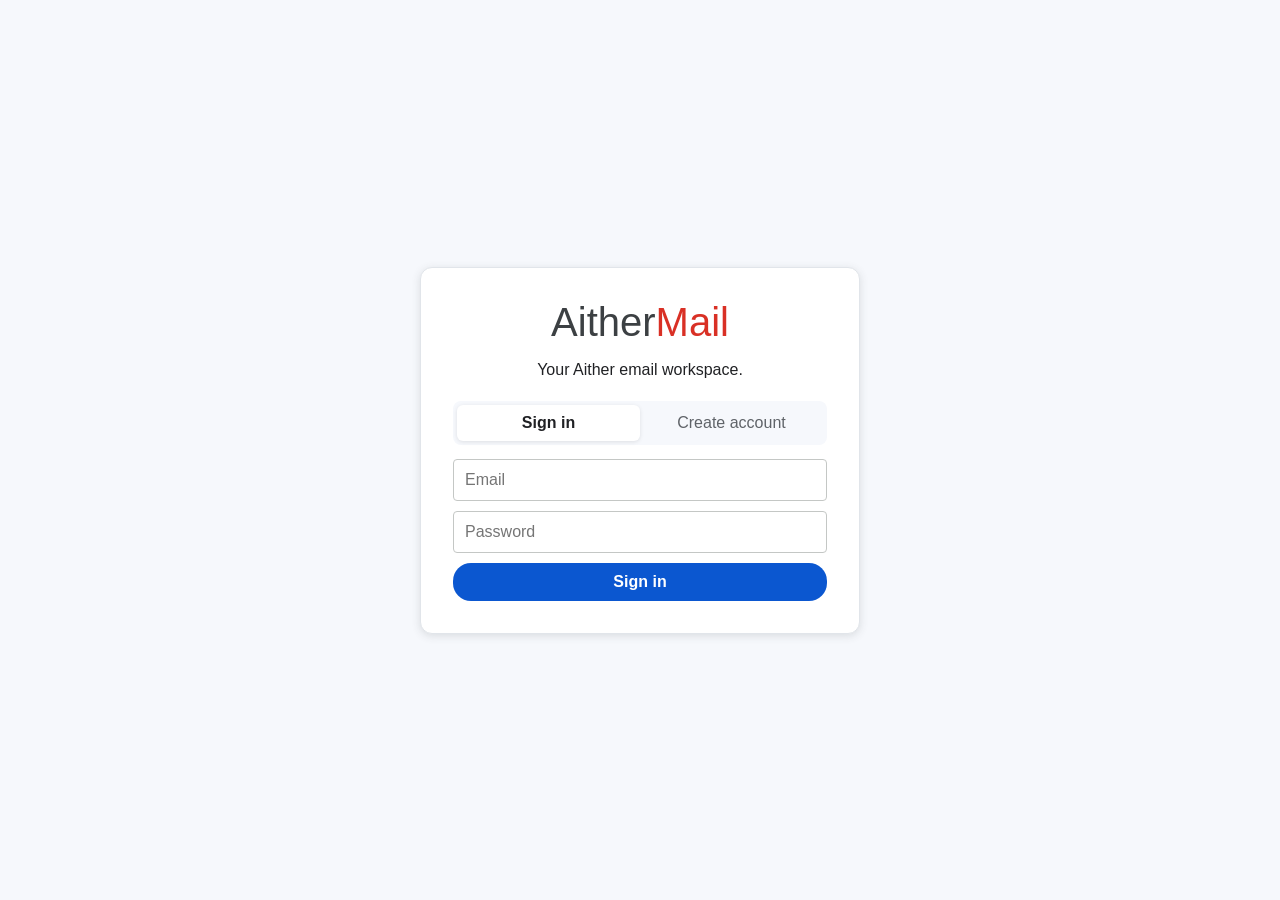
<file: index.html>
<!doctype html>
<html lang="en">
<head>
<meta charset="utf-8">
<meta name="viewport" content="width=device-width,initial-scale=1,viewport-fit=cover">
<meta name="theme-color" content="#ffffff">
<meta name="description" content="AitherMail — Aither's webmail client.">
<meta name="apple-mobile-web-app-capable" content="yes">
<meta name="apple-mobile-web-app-status-bar-style" content="default">
<link rel="icon" href="./aither-icon.svg" type="image/svg+xml">
<link rel="apple-touch-icon" href="./aither-icon.svg">
<title>AitherMail</title>
<link rel="stylesheet" href="style.css?v=20260910j">
<link rel="stylesheet" href="enhancements.css?v=20260910j">
<link rel="stylesheet" href="settings.css?v=20260910j">
<link rel="stylesheet" href="gmail-upgrades.css?v=20260910j">
<link rel="stylesheet" href="icons.css?v=20260910j">
<script>
window.AITHER_BACKEND_URL='https://aitherbackendnew.onrender.com';
window.AITHER_MAIL_API=window.AITHER_BACKEND_URL;
window.AITHER_FIREBASE_CONFIG=null;
</script>
</head>
<body>
<div id="root"></div>
<script src="app.js?v=20260910j" defer></script>
<script src="enhancements.js?v=20260910j" defer></script>
<script src="settings.js?v=20260910j" defer></script>
<script src="account-cache.js?v=20260910j" defer></script>
<script src="aither-google-v2.js?v=20260910j" defer></script>
<script src="gmail-upgrades.js?v=20260910j" defer></script>
<script src="gmail-real-send.js?v=20260910j" defer></script>
<script src="gmail-inbox.js?v=20260910j" defer></script>
</body>
</html>
</file>
<file: style.css>
:root{--rail:#fff;--rail2:#f2f6fc;--bg:#f6f8fc;--card:#fff;--accent:#d93025;--accent2:#a50e0e;--line:#e1e5ea;--muted:#5f6368;--text:#202124;--danger:#b3261e;--shadow:0 2px 8px rgba(60,64,67,.15)}*{box-sizing:border-box}html,body{margin:0;height:100%;font-family:Arial,Helvetica,sans-serif;color:var(--text);background:var(--bg)}button,input,textarea,select{font:inherit}button{cursor:pointer}.mailapp{height:100dvh;display:grid;grid-template-columns:256px 1fr;overflow:hidden}.rail{background:var(--rail);color:var(--text);padding:18px 12px;display:flex;flex-direction:column;gap:14px;border-right:1px solid var(--line)}.brand{font-size:24px;font-weight:500;padding:5px 14px 15px;letter-spacing:-.5px}.brand span,.logo span{color:var(--accent)}.accountcard{padding:10px 14px;border:0;border-radius:0;background:transparent}.accountcard b,.accountcard small{display:block;overflow:hidden;text-overflow:ellipsis;white-space:nowrap}.accountcard small{color:var(--muted);margin-top:3px}.compose{border:0;border-radius:16px;background:#fff;color:#3c4043;padding:14px 22px;text-align:left;font-weight:600;box-shadow:0 1px 3px rgba(60,64,67,.24),0 1px 2px rgba(60,64,67,.12);width:max-content;min-width:145px}.compose:hover{box-shadow:0 2px 7px rgba(60,64,67,.3);background:#f8fafd}.rail nav{display:grid;gap:2px}.folder,.railbottom button{border:0;background:transparent;color:#3c4043;border-radius:0 18px 18px 0;padding:10px 14px;text-align:left;display:flex;gap:14px;align-items:center;font-size:14px}.folder:hover,.folder.active,.railbottom button:hover{background:#fce8e6;color:#202124}.folder.active{font-weight:700}.folder b{margin-left:auto;font-size:12px}.railbottom{margin-top:auto;display:grid;gap:2px;border-top:1px solid var(--line);padding-top:12px}.workspace{min-width:0;display:flex;flex-direction:column;background:var(--bg)}.header{display:flex;align-items:center;gap:12px;padding:10px 18px;background:var(--bg);min-height:72px}.search{display:flex;align-items:center;gap:8px;flex:1;max-width:720px;background:#eaf0f7;border:1px solid transparent;border-radius:28px;padding:0 14px;transition:background .15s,box-shadow .15s}.search:focus-within{background:#fff;box-shadow:0 1px 3px rgba(60,64,67,.25)}.search input{border:0;outline:0;background:transparent;width:100%;padding:13px 5px;font-size:15px}.search button{border:0;background:transparent;color:var(--muted);padding:7px}.iconbtn,.aither-settings-button{border:0;background:transparent;color:var(--muted);padding:10px;border-radius:50%}.iconbtn:hover,.aither-settings-button:hover{background:#e8eaed;color:var(--text)}.aither-settings-button{margin-left:auto;display:inline-flex;align-items:center;gap:7px;border-radius:20px;padding:9px 13px;font-size:14px}.toolbar{display:flex;align-items:center;gap:6px;padding:8px 14px;background:#fff;border-bottom:1px solid var(--line);color:var(--muted);font-size:13px}.toolbar button{border:0;background:transparent;border-radius:50%;padding:9px;color:var(--muted)}.toolbar button:hover{background:#f1f3f4}.toolbar #status{margin-left:auto}.content{min-height:0;display:grid;grid-template-columns:minmax(360px,1fr) minmax(420px,1.25fr);flex:1;margin:0 14px 14px;background:#fff;border-radius:16px;overflow:hidden;box-shadow:0 1px 2px rgba(60,64,67,.12)}.message-list{overflow:auto;background:#fff;border-right:1px solid var(--line)}.mailrow{width:100%;display:grid;grid-template-columns:22px 38px minmax(0,1fr) auto;gap:10px;align-items:center;border:0;border-bottom:1px solid #f0f0f0;background:#fff;text-align:left;padding:11px 14px;color:var(--text);transition:background .12s}.mailrow:hover,.mailrow.selected{background:#f2f6fc;box-shadow:inset 3px 0 0 var(--accent)}.mailrow input{margin:0}.avatar{width:36px;height:36px;border-radius:50%;background:#e8eaed;color:#3c4043;display:grid;place-items:center;font-weight:700;flex:none}.rowcopy{min-width:0;display:grid;gap:3px}.rowcopy b,.rowcopy strong,.rowcopy span{overflow:hidden;text-overflow:ellipsis;white-space:nowrap}.rowcopy b{font-size:13px}.rowcopy strong{font-size:14px}.rowcopy span{font-size:12px;color:var(--muted)}.mailrow time{font-size:11px;color:var(--muted);white-space:nowrap}.message-view{min-width:0;overflow:auto;background:#fff}.empty{height:100%;min-height:250px;display:flex;flex-direction:column;align-items:center;justify-content:center;gap:8px;color:var(--muted);padding:30px;text-align:center}.empty strong{font-size:17px;color:var(--text)}.empty .secondary{margin-top:10px}.viewhead{display:flex;gap:18px;align-items:flex-start;padding:28px 34px 20px;border-bottom:1px solid var(--line);position:sticky;top:0;background:rgba(255,255,255,.97);backdrop-filter:blur(10px);z-index:2}.subjectwrap{min-width:0}.viewhead h1{margin:0 0 7px;font-size:25px;overflow-wrap:anywhere;font-weight:400}.viewhead p{margin:0 0 4px;overflow-wrap:anywhere}.viewhead small{color:var(--muted)}.viewactions{margin-left:auto;display:flex;gap:7px;flex:none}.viewactions button{border:0;background:transparent;border-radius:50%;padding:9px;color:var(--muted)}.viewactions button:hover{background:#f1f3f4}.emailbody{padding:28px 34px}.email-frame{display:block;width:100%;height:430px;min-height:350px;border:1px solid var(--line);border-radius:8px;background:#fff}.source{margin:0 34px 30px;border:1px solid var(--line);border-radius:9px;padding:10px}.source summary{cursor:pointer;color:var(--muted);font-weight:600}.source pre{white-space:pre-wrap;overflow:auto;max-height:360px;font-size:12px}.modal{position:fixed;inset:0;background:rgba(32,33,36,.45);display:grid;place-items:center;padding:18px;z-index:20}.composebox{width:min(700px,100%);background:#fff;border-radius:8px;box-shadow:0 8px 30px rgba(60,64,67,.3);overflow:hidden}.composebox header{background:#404040;color:#fff;padding:12px 17px;display:flex;justify-content:space-between;font-weight:700}.composebox header button{border:0;background:none;color:#fff;font-size:20px}.composefields{display:grid;grid-template-columns:1fr 1fr}.composebox input,.composebox textarea{display:block;width:100%;border:0;border-bottom:1px solid var(--line);outline:0;padding:12px 16px}.composebox input:focus,.composebox textarea:focus{background:#fbfbfb}.composebox input:first-child,.composebox input:nth-child(4){grid-column:1/-1}.composebox textarea{min-height:270px;resize:vertical;line-height:1.5}.composebox footer{display:flex;align-items:center;justify-content:flex-end;gap:12px;padding:12px 16px}.draftStatus{margin-right:auto;color:var(--muted);font-size:12px}.send{border:0;background:#0b57d0;color:#fff;border-radius:18px;padding:10px 20px;font-weight:600}.send:hover{filter:brightness(.95)}.send:disabled{opacity:.6;cursor:wait}.secondary{border:1px solid var(--line);background:#fff;border-radius:18px;padding:8px 14px}.toast{position:fixed;right:20px;bottom:20px;background:#202124;color:#fff;padding:12px 15px;border-radius:4px;box-shadow:var(--shadow);z-index:50;max-width:420px}.signedout{height:100dvh;display:grid;place-items:center;padding:20px;background:var(--bg)}.login-card{width:min(440px,100%);background:#fff;border:1px solid var(--line);border-radius:12px;box-shadow:var(--shadow);padding:32px;text-align:center}.logo{font-size:40px;font-weight:500;color:#3c4043}.auth-tabs{display:grid;grid-template-columns:1fr 1fr;background:var(--bg);padding:4px;border-radius:8px;margin:22px 0 14px}.auth-tabs button{border:0;background:transparent;border-radius:6px;padding:9px;color:var(--muted)}.auth-tabs button.active{background:#fff;color:var(--text);box-shadow:0 1px 4px rgba(0,0,0,.1);font-weight:700}.login-card form{display:grid;gap:10px}.login-card input{border:1px solid #c4c7c5;border-radius:4px;padding:11px;outline:0}.login-card input:focus{border-color:#0b57d0;box-shadow:0 0 0 1px #0b57d0}.full{width:100%}.error{color:var(--danger);background:#fce8e6;padding:10px;border-radius:6px}.hidden{display:none!important}.mobile{display:none;border:0;background:transparent;padding:7px;color:var(--muted)}@media(max-width:900px){.mailapp{grid-template-columns:72px 1fr}.rail{padding:18px 8px}.brand{font-size:0;text-align:center}.brand:after{content:'A';font-size:25px}.accountcard,.compose{font-size:0;text-align:center}.accountcard b:after{content:'A';font-size:16px}.accountcard small,.rail nav span,.railbottom button{font-size:0}.compose{font-size:0;text-align:center}.compose:first-letter{font-size:24px}.folder{justify-content:center}.folder b{display:none}.railbottom{border:0}.content{grid-template-columns:1fr;margin:0 8px 8px}.message-view{position:fixed;inset:0;z-index:10;display:none}.message-view.open{display:block}.mobile{display:inline-block}.viewhead{padding:18px}.emailbody{padding:18px}.source{margin:0 18px 20px}}@media(max-width:600px){.mailapp{grid-template-columns:1fr}.rail{position:fixed;left:-260px;top:0;bottom:0;width:245px;z-index:30;transition:left .2s}.rail.open{left:0}.header{padding:8px;min-height:60px}.aither-settings-button span:last-child{display:none}.aither-settings-button{margin-left:0}.toolbar{padding:7px 10px;overflow:auto;white-space:nowrap}.mailrow{grid-template-columns:20px 34px minmax(0,1fr);padding:11px 9px}.mailrow time{display:none}.content{grid-template-columns:1fr}.viewhead{display:block}.viewactions{margin-top:12px}.viewactions button{margin-right:6px}.email-frame{min-height:350px}.login-card{padding:24px 18px}.composefields{grid-template-columns:1fr}.composebox input:first-child,.composebox input:nth-child(4){grid-column:auto}.composebox textarea{min-height:220px}.composebox footer{padding:10px 12px}.draftStatus{font-size:11px}.toast{left:12px;right:12px;bottom:12px;max-width:none}.search button{display:none}}@media(prefers-reduced-motion:reduce){*{scroll-behavior:auto!important;transition:none!important}}
</file>
<file: enhancements.css>
/* AitherMail v5 visual layer */
.help-chip{transition:transform .15s,background .15s}.help-chip:active{transform:scale(.97)}
.settingsbox{animation:am-in .18s ease-out}.composebox{animation:am-in .18s ease-out}@keyframes am-in{from{opacity:0;transform:translateY(8px) scale(.985)}to{opacity:1;transform:none}}
html[data-theme="dark"] .settingsbody select{border-color:#34464d}
html[data-theme="dark"] .settingsabout{border-color:#34464d}
html[data-theme="dark"] .email-frame{border-color:#34464d}
html[data-theme="dark"] .login-card{border-color:#34464d}
@media(max-width:600px){.settingsbox{max-height:calc(100dvh - 24px);display:flex;flex-direction:column}.settingsbody{overflow:auto}.composebox{max-height:calc(100dvh - 24px);display:flex;flex-direction:column}.composebox textarea{flex:1}}
</file>
<file: settings.css>
#aitherMailSettings{position:fixed;inset:0;z-index:5000;pointer-events:none}#aitherMailSettings .ams-backdrop{position:absolute;inset:0;background:rgba(0,0,0,.28);opacity:0;transition:opacity .18s}#aitherMailSettings .ams-panel{position:absolute;top:0;right:0;width:min(390px,92vw);height:100%;background:var(--panel,#fff);color:inherit;box-shadow:-12px 0 35px rgba(0,0,0,.18);transform:translateX(105%);transition:transform .22s ease;display:flex;flex-direction:column}#aitherMailSettings.open{pointer-events:auto}#aitherMailSettings.open .ams-backdrop{opacity:1}#aitherMailSettings.open .ams-panel{transform:translateX(0)}.ams-panel header{display:flex;align-items:center;justify-content:space-between;padding:20px;border-bottom:1px solid rgba(127,127,127,.2)}.ams-panel header strong{display:block;font-size:20px}.ams-panel header small{display:block;opacity:.6;margin-top:2px}.ams-close{border:0;background:transparent;font-size:30px;line-height:1;cursor:pointer}.ams-content{padding:16px;overflow:auto}.ams-card{padding:16px;border:1px solid rgba(127,127,127,.2);border-radius:16px;margin-bottom:14px}.ams-card h3{margin:0 0 12px}.ams-card p{opacity:.72;line-height:1.45}.ams-card #amsAccount strong,.ams-card #amsAccount span,.ams-card #amsAccount small{display:block}.ams-card #amsAccount span{margin-top:4px;opacity:.8}.ams-card #amsAccount small{margin-top:6px;opacity:.6}.ams-secondary,.ams-reset{width:100%;margin-top:14px;padding:11px 14px;border-radius:10px;border:1px solid rgba(127,127,127,.3);background:transparent;color:inherit;cursor:pointer}.ams-reset{border-color:#c44;color:#c44;font-weight:700}.ams-secondary:hover,.ams-reset:hover{filter:brightness(.96)}@media(max-width:600px){#aitherMailSettings .ams-panel{width:100%}}
</file>
<file: gmail-upgrades.css>
.provider-status{margin-left:auto;display:inline-flex;align-items:center;gap:6px;padding:7px 10px;border-radius:999px;background:rgba(13,128,109,.09);font-size:12px;font-weight:700;white-space:nowrap}.provider-status.resend{color:#087c68}.provider-status.local{color:#66737a}.provider-status.offline{color:#b34b3f}.gmail-tools{margin-left:auto;display:flex;gap:6px}.gmail-tools button{width:34px;height:34px;border:1px solid var(--line,#d8e0e3);border-radius:9px;background:var(--panel,#fff);font-weight:800;cursor:pointer}.gmail-tools button:hover{transform:translateY(-1px);box-shadow:0 3px 10px rgba(0,0,0,.08)}.mailrow{transition:background .12s,box-shadow .12s,transform .12s}.mailrow:hover{box-shadow:inset 3px 0 0 #55c9b1}.mailrow.selected{box-shadow:inset 3px 0 0 #0d806d}.viewhead{position:sticky;top:0;z-index:3;background:var(--panel,#fff);backdrop-filter:blur(12px);border-bottom:1px solid var(--line,#d8e0e3)}.viewactions button,.toolbar button{transition:transform .12s,box-shadow .12s}.viewactions button:hover,.toolbar button:hover{transform:translateY(-1px)}.composebox{box-shadow:0 24px 70px rgba(0,0,0,.28);border:1px solid rgba(13,128,109,.18)}.composebox input,.composebox textarea{transition:border-color .15s,box-shadow .15s}.composebox input:focus,.composebox textarea:focus{border-color:#0d806d;box-shadow:0 0 0 3px rgba(13,128,109,.12);outline:0}.message-view.open{animation:message-in .16s ease-out}@keyframes message-in{from{opacity:.65;transform:translateY(5px)}to{opacity:1;transform:none}}:focus-visible{outline:3px solid rgba(13,128,109,.35);outline-offset:2px}html[data-theme="dark"] .provider-status{background:rgba(85,201,177,.1)}html[data-theme="dark"] .gmail-tools button{background:#202d35;border-color:#34464d;color:#e7eff2}@media(max-width:600px){.provider-status{font-size:11px;padding:6px 8px}.gmail-tools{display:none}.header{gap:7px}.search button{display:none}.toolbar{position:sticky;top:0;z-index:4}.mailrow{min-height:70px}.viewhead{padding-top:max(8px,env(safe-area-inset-top))}.composebox{width:min(100%,680px);height:min(100dvh,760px);border-radius:18px 18px 0 0;align-self:end}}@media(prefers-reduced-motion:reduce){.mailrow,.viewactions button,.toolbar button,.gmail-tools button,.message-view.open{transition:none;animation:none}}
</file>
<file: icons.css>
.mailapp svg,.rail svg,.toolbar svg,.header svg,.viewactions svg,.mobile svg,.iconbtn svg,.compose svg,.folder svg,.railbottom button svg{width:16px!important;height:16px!important;min-width:16px!important;max-width:16px!important;min-height:16px!important;max-height:16px!important;display:block;flex:0 0 16px;color:currentColor!important;opacity:1!important;visibility:visible!important;overflow:visible}.mailapp svg *{stroke:currentColor;stroke-opacity:1;fill-opacity:1}.compose svg{width:17px!important;height:17px!important;flex-basis:17px!important}.folder,.railbottom button,.compose,.toolbar button,.viewactions button,.mobile,.iconbtn{line-height:1}.folder,.railbottom button{gap:10px}.toolbar button{display:inline-flex;align-items:center;gap:6px;border-radius:6px;padding:7px 9px}.viewactions button{display:grid;place-items:center}.mobile,.iconbtn{display:grid;place-items:center}.mailrow .avatar{width:32px;height:32px}.mailrow{grid-template-columns:22px 34px minmax(0,1fr) auto}.mailrow input{width:14px;height:14px}.compose{display:inline-flex;align-items:center;gap:9px}.search>svg{width:16px!important;height:16px!important;flex:0 0 16px}.search button{font-size:13px}.empty svg{width:20px;height:20px}@media(max-width:900px){.folder,.railbottom button{gap:0}.compose svg{width:20px!important;height:20px!important;min-width:20px!important;max-width:20px!important}.folder svg,.railbottom button svg{width:20px!important;height:20px!important;min-width:20px!important;max-width:20px!important}.mailrow .avatar{width:32px;height:32px}}@media(max-width:600px){.mailrow{grid-template-columns:18px 32px minmax(0,1fr)}.mailrow .avatar{width:30px;height:30px}.mailrow input{width:13px;height:13px}.toolbar button{padding:7px}.compose svg{width:17px!important;height:17px!important;min-width:17px!important;max-width:17px!important}}
</file>
